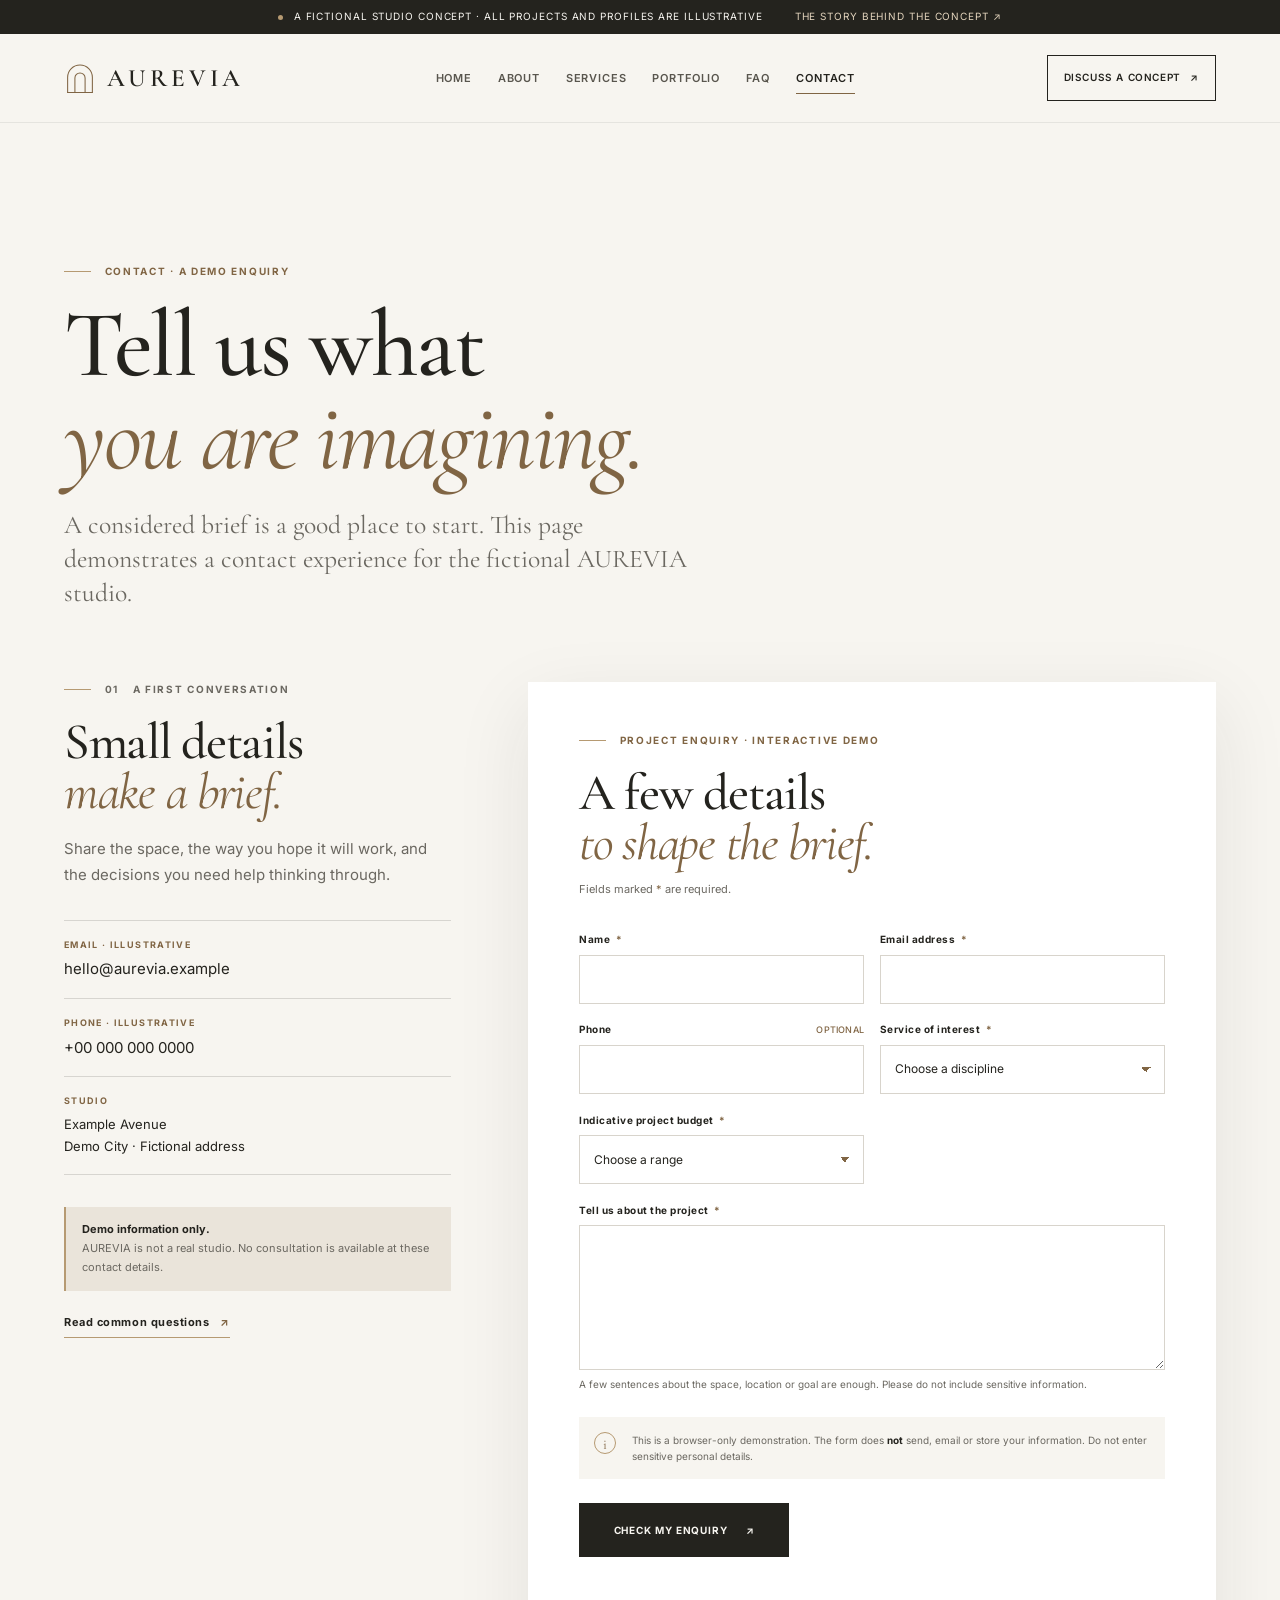
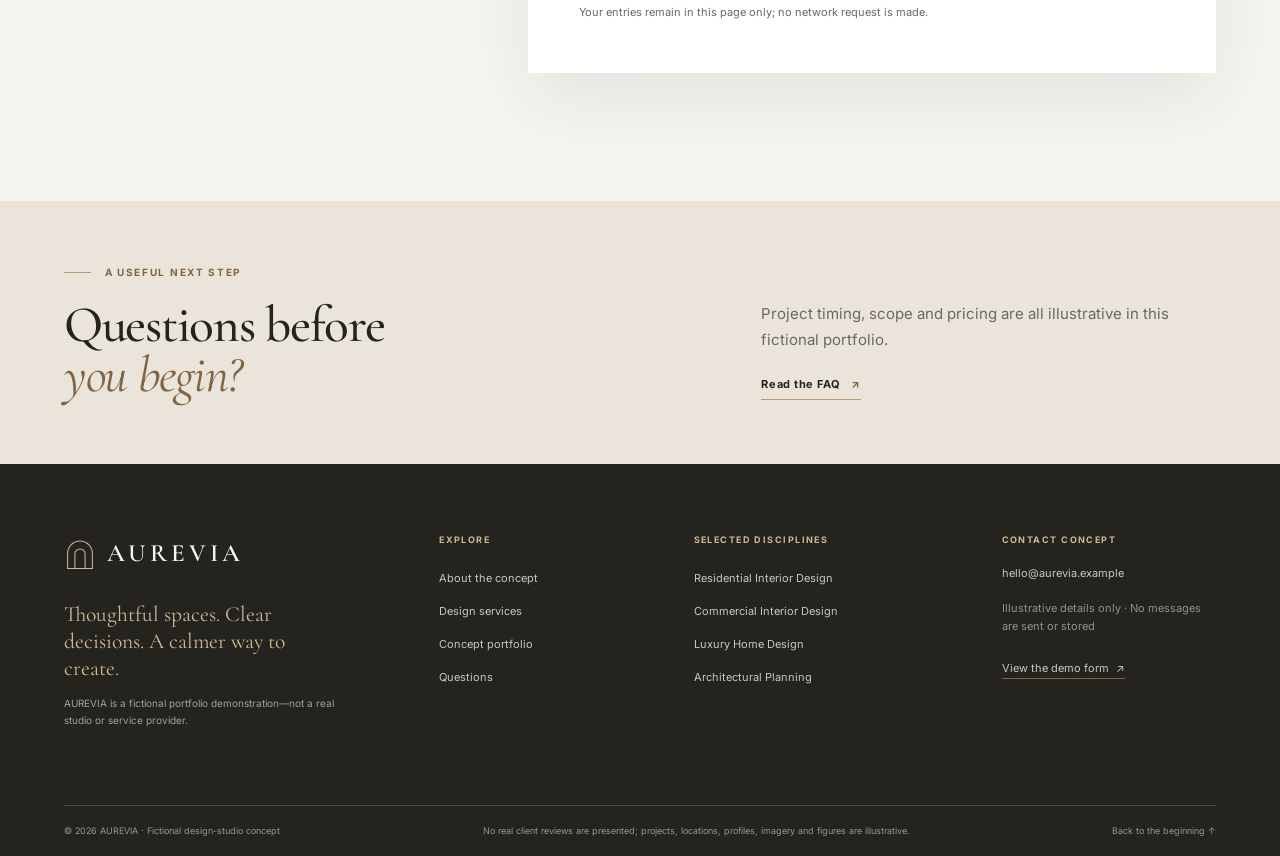
<file: contact.html>
<!doctype html>
<html lang="en">
<head>
  <meta charset="utf-8">
  <meta name="viewport" content="width=device-width, initial-scale=1">
  <meta name="theme-color" content="#f7f5f0">
  <link rel="icon" type="image/svg+xml" href="favicon.svg">
  <meta name="keywords" content="interior design, architecture, luxury interiors, space planning, AUREVIA portfolio demo">
  <meta name="description" content="Explore AUREVIA&#x27;s accessible project enquiry form. This fictional portfolio demo validates in the browser and does not send or store personal information.">
  <meta name="robots" content="index,follow,max-image-preview:large">
  <title>Contact AUREVIA — Interactive Demo Form</title>
  <link rel="canonical" href="https://sksakin031-byte.github.io/AUREVIA/contact.html">
  <meta property="og:type" content="website">
  <meta property="og:site_name" content="AUREVIA">
  <meta property="og:title" content="Contact AUREVIA — Interactive Demo Form">
  <meta property="og:description" content="Explore AUREVIA&#x27;s accessible project enquiry form. This fictional portfolio demo validates in the browser and does not send or store personal information.">
  <meta property="og:url" content="https://sksakin031-byte.github.io/AUREVIA/contact.html">
  <meta property="og:image" content="https://aurevia-hoajclxw.manus.space/manus-storage/async-images/ZBsbReBGLxy5SdeJqJGqSG/image-2.webp">
  <meta property="og:image:alt" content="AI-generated fictional architectural concept visual for AUREVIA">
  <meta name="twitter:card" content="summary_large_image">
  <meta name="twitter:title" content="Contact AUREVIA — Interactive Demo Form">
  <meta name="twitter:description" content="Explore AUREVIA&#x27;s accessible project enquiry form. This fictional portfolio demo validates in the browser and does not send or store personal information.">
  <meta name="twitter:image" content="https://aurevia-hoajclxw.manus.space/manus-storage/async-images/ZBsbReBGLxy5SdeJqJGqSG/image-2.webp">
  <link rel="preconnect" href="https://fonts.googleapis.com">
  <link rel="preconnect" href="https://fonts.gstatic.com" crossorigin>
  <link href="https://fonts.googleapis.com/css2?family=Cormorant+Garamond:wght@400;500;600;700&family=Inter:wght@400;500;600;700&display=swap" rel="stylesheet">
  <link rel="stylesheet" href="css/style.css">
  <script type="application/ld+json">{"@context":"https://schema.org","@type":"Organization","name":"AUREVIA (fictional portfolio demo)","url":"https://sksakin031-byte.github.io/AUREVIA/contact.html","description":"A fictional interior design and architecture portfolio concept. Not a real business or service provider."}</script>
  <script src="js/main.js" defer></script>
</head>
<body class="page-contact">
  <a class="skip-link" href="#main-content">Skip to content</a>
    <div class="announcement" role="note">
      <p><span class="announcement-dot" aria-hidden="true"></span> A fictional studio concept · All projects and profiles are illustrative</p>
      <a href="./about.html">The story behind the concept <span aria-hidden="true">↗</span></a>
    </div>
    <header class="site-header">
      <div class="header-inner">
        <a class="brand" href="./index.html" aria-label="AUREVIA home">
      <svg class="brand-mark" viewBox="0 0 44 48" aria-hidden="true" focusable="false">
        <path d="M5 44V23a17 17 0 0 1 34 0v21" />
        <path d="M15 44V24a7 7 0 0 1 14 0v20" />
        <path d="M5 44h34" />
      </svg>
      <span class="brand-word">AUREVIA</span>
    </a>
        <button class="menu-toggle" type="button" aria-label="Open navigation" aria-expanded="false" aria-controls="primary-nav">
          <span></span><span></span>
        </button>
        <nav class="primary-nav" id="primary-nav" aria-label="Primary navigation">
          <a href="./index.html">Home</a><a href="./about.html">About</a><a href="./services.html">Services</a><a href="./portfolio.html">Portfolio</a><a href="./faq.html">FAQ</a><a href="./contact.html" aria-current="page">Contact</a>
        </nav>
        <a class="header-cta" href="./contact.html#contact-form">Discuss a concept <span aria-hidden="true">↗</span></a>
      </div>
    </header>
  <main id="main-content">
    <section class="page-hero page-hero--compact wrap" aria-labelledby="page-title">
      <p class="eyebrow"><span>Contact · A demo enquiry</span></p>
      <h1 id="page-title">Tell us what<br><em>you are imagining.</em></h1>
      <p class="page-hero-copy">A considered brief is a good place to start. This page demonstrates a contact experience for the fictional AUREVIA studio.</p>
    </section>
    <section class="section contact-section wrap" aria-labelledby="contact-form-title">
      <aside class="contact-aside" data-reveal>
        <p class="eyebrow"><span class="eyebrow-number">01</span><span>A first conversation</span></p>
        <h2>Small details<br><em>make a brief.</em></h2>
        <p>Share the space, the way you hope it will work, and the decisions you need help thinking through.</p>
        <div class="contact-details">
          <div><span class="contact-label">Email · illustrative</span><span>hello@aurevia.example</span></div>
          <div><span class="contact-label">Phone · illustrative</span><span>+00 000 000 0000</span></div>
          <div><span class="contact-label">Studio</span><address>Example Avenue<br>Demo City · Fictional address</address></div>
        </div>
        <p class="contact-demo-note"><strong>Demo information only.</strong> AUREVIA is not a real studio. No consultation is available at these contact details.</p>
        <a class="text-link" href="./faq.html">Read common questions <span aria-hidden="true">↗</span></a>
      </aside>
      <div class="contact-form-wrap" data-reveal>
        <section class="contact-form" id="contact-form" role="form" aria-labelledby="contact-form-title">
          <div class="form-heading"><p class="eyebrow">Project enquiry · Interactive demo</p><h2 id="contact-form-title">A few details<br><em>to shape the brief.</em></h2><p>Fields marked <span aria-hidden="true">*</span> are required.</p></div>
          <div class="form-grid">
            <div class="form-field">
              <label for="name">Name <span aria-hidden="true">*</span></label>
              <input id="name" name="name" type="text" autocomplete="name" minlength="2" maxlength="100" required aria-describedby="error-name">
              <p class="field-error" id="error-name" hidden></p>
            </div>
            <div class="form-field">
              <label for="email">Email address <span aria-hidden="true">*</span></label>
              <input id="email" name="email" type="email" autocomplete="email" maxlength="254" required aria-describedby="error-email">
              <p class="field-error" id="error-email" hidden></p>
            </div>
            <div class="form-field">
              <label for="phone">Phone <span class="label-optional">Optional</span></label>
              <input id="phone" name="phone" type="tel" autocomplete="tel" maxlength="32" aria-describedby="error-phone">
              <p class="field-error" id="error-phone" hidden></p>
            </div>
            <div class="form-field">
              <label for="service">Service of interest <span aria-hidden="true">*</span></label>
              <select id="service" name="service" required aria-describedby="error-service">
                <option value="" selected disabled>Choose a discipline</option><option value="Residential Interior Design">Residential Interior Design</option><option value="Commercial Interior Design">Commercial Interior Design</option><option value="Luxury Home Design">Luxury Home Design</option><option value="Architectural Planning">Architectural Planning</option><option value="Space Planning">Space Planning</option><option value="Furniture &amp; Material Selection">Furniture &amp; Material Selection</option><option value="3D Visualization &amp; Rendering">3D Visualization &amp; Rendering</option><option value="Complete Design Consultation">Complete Design Consultation</option><option value="Still shaping the brief">Still shaping the brief</option>
              </select>
              <p class="field-error" id="error-service" hidden></p>
            </div>
            <div class="form-field">
              <label for="budget">Indicative project budget <span aria-hidden="true">*</span></label>
              <select id="budget" name="budget" required aria-describedby="error-budget">
                <option value="" selected disabled>Choose a range</option>
                <option value="Under $25,000">Under $25,000</option>
                <option value="$25,000–$50,000">$25,000–$50,000</option>
                <option value="$50,000–$100,000">$50,000–$100,000</option>
                <option value="$100,000+">$100,000+</option>
                <option value="Not decided">Not decided yet</option>
              </select>
              <p class="field-error" id="error-budget" hidden></p>
            </div>
            <div class="form-field form-field--full">
              <label for="message">Tell us about the project <span aria-hidden="true">*</span></label>
              <textarea id="message" name="message" rows="5" minlength="10" maxlength="2000" required aria-describedby="error-message message-hint"></textarea>
              <p class="field-hint" id="message-hint">A few sentences about the space, location or goal are enough. Please do not include sensitive information.</p>
              <p class="field-error" id="error-message" hidden></p>
            </div>
          </div>
          <div class="form-consent" role="note"><span class="form-consent-icon" aria-hidden="true">i</span><p>This is a browser-only demonstration. The form does <strong>not</strong> send, email or store your information. Do not enter sensitive personal details.</p></div>
          <button class="button button--dark form-submit" id="validate-enquiry" type="button">Check my enquiry <span aria-hidden="true">↗</span></button>
          <p class="form-status" id="form-status" role="status" aria-live="polite" tabindex="-1"></p>
          <noscript><p class="small-note">JavaScript is off, so validation is unavailable. Your entries are not sent or stored.</p></noscript>
          <p class="small-note">Your entries remain in this page only; no network request is made.</p>
        </section>
      </div>
    </section>
    <section class="contact-faq section--soft" aria-labelledby="contact-faq-title"><div class="wrap contact-faq-inner"><div><p class="eyebrow"><span>A useful next step</span></p><h2 id="contact-faq-title">Questions before<br><em>you begin?</em></h2></div><div><p>Project timing, scope and pricing are all illustrative in this fictional portfolio.</p><a class="text-link" href="./faq.html">Read the FAQ <span aria-hidden="true">↗</span></a></div></div></section>
  </main>
  <footer class="site-footer">
      <div class="footer-main wrap">
        <div class="footer-brand-block">
          <a class="brand" href="./index.html" aria-label="AUREVIA home">
      <svg class="brand-mark" viewBox="0 0 44 48" aria-hidden="true" focusable="false">
        <path d="M5 44V23a17 17 0 0 1 34 0v21" />
        <path d="M15 44V24a7 7 0 0 1 14 0v20" />
        <path d="M5 44h34" />
      </svg>
      <span class="brand-word">AUREVIA</span>
    </a>
          <p class="footer-manifesto">Thoughtful spaces. Clear decisions. A calmer way to create.</p>
          <p class="footer-demo">AUREVIA is a fictional portfolio demonstration—not a real studio or service provider.</p>
        </div>
        <div class="footer-column">
          <h2>Explore</h2>
          <ul>
            <li><a href="./about.html">About the concept</a></li>
            <li><a href="./services.html">Design services</a></li>
            <li><a href="./portfolio.html">Concept portfolio</a></li>
            <li><a href="./faq.html">Questions</a></li>
          </ul>
        </div>
        <div class="footer-column">
          <h2>Selected disciplines</h2>
          <ul><li><a href="./services.html#residential-interior-design">Residential Interior Design</a></li><li><a href="./services.html#commercial-interior-design">Commercial Interior Design</a></li><li><a href="./services.html#luxury-home-design">Luxury Home Design</a></li><li><a href="./services.html#architectural-planning">Architectural Planning</a></li></ul>
        </div>
        <div class="footer-column footer-contact">
          <h2>Contact concept</h2>
          <p>hello@aurevia.example</p>
          <p class="small-note">Illustrative details only · No messages are sent or stored</p>
          <a class="footer-text-link" href="./contact.html">View the demo form <span aria-hidden="true">↗</span></a>
        </div>
      </div>
      <div class="footer-bottom wrap">
        <p>© <span data-year>2026</span> AUREVIA · Fictional design-studio concept</p>
        <p>No real client reviews are presented; projects, locations, profiles, imagery and figures are illustrative.</p>
        <a href="./index.html">Back to the beginning ↑</a>
      </div>
    </footer>
    <button class="back-to-top" type="button" id="back-to-top" aria-label="Back to top">↑<span>Top</span></button>
</body>
</html>
</file>
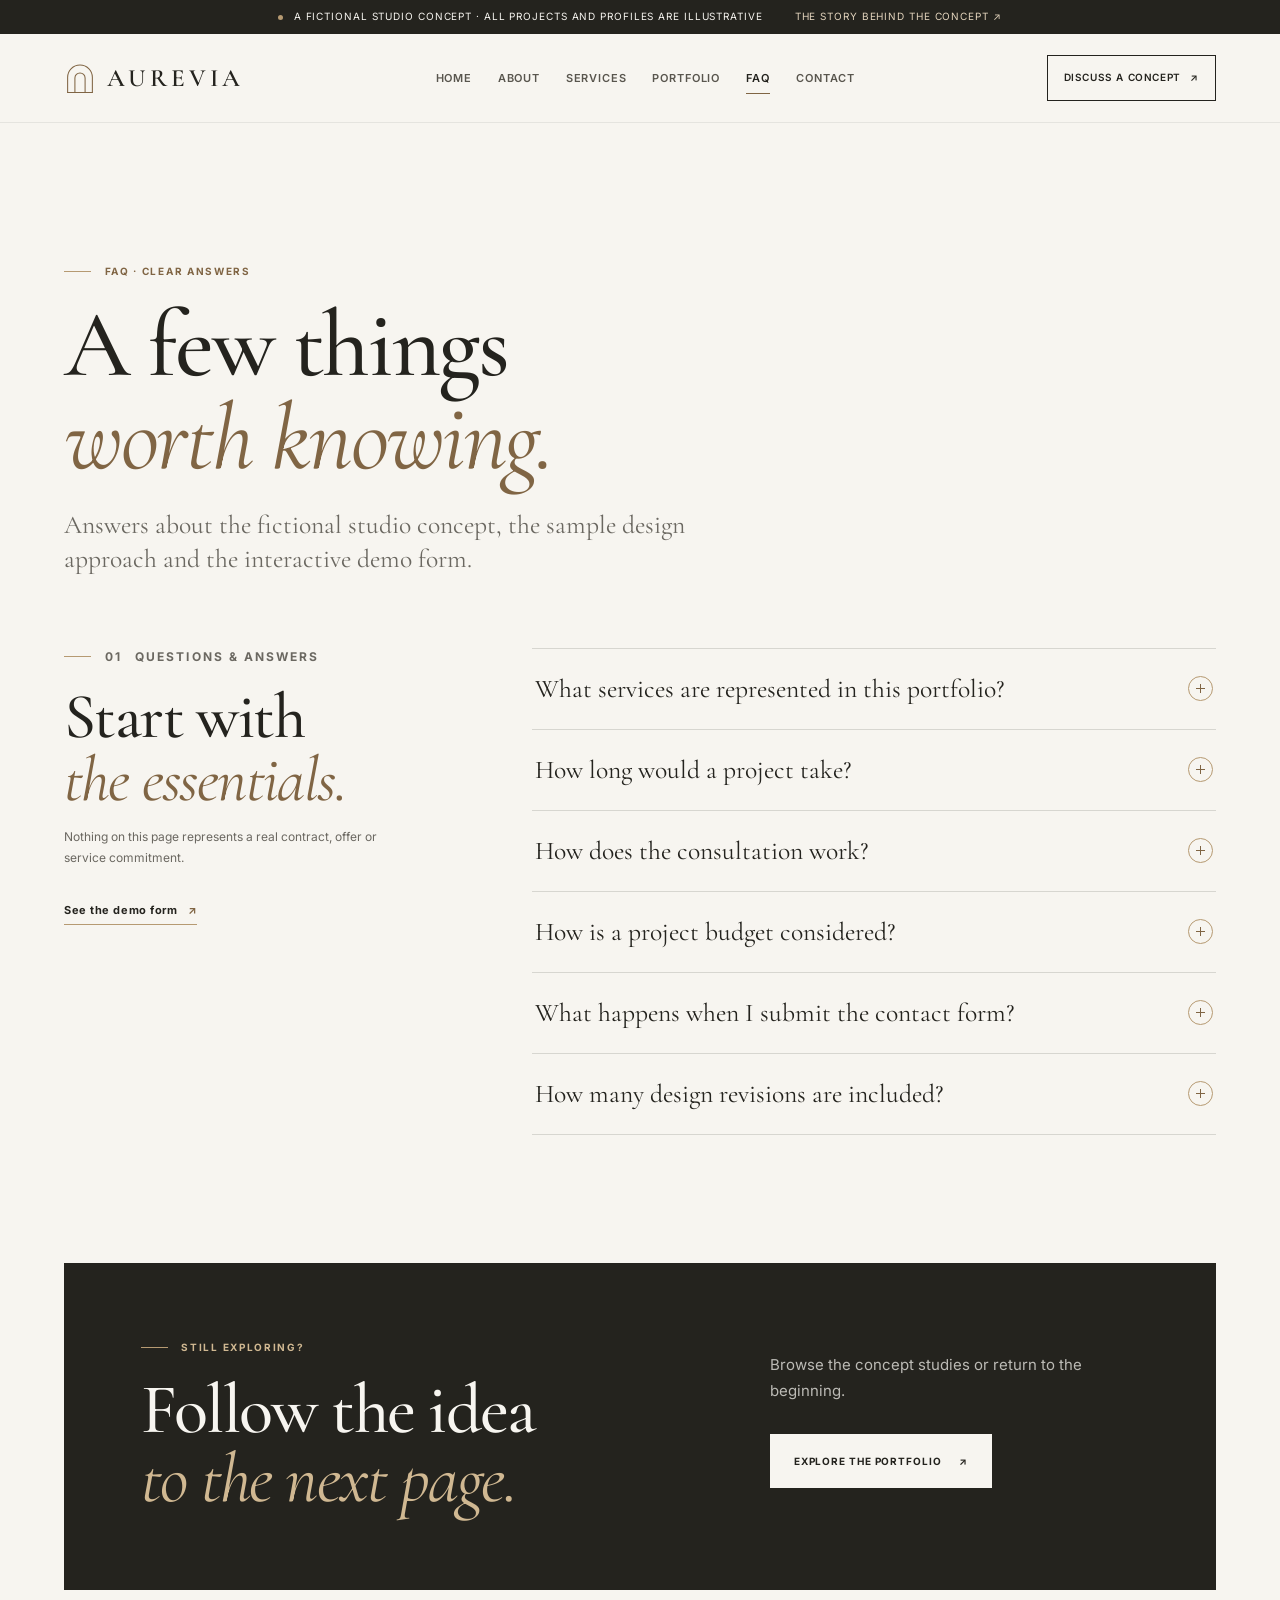
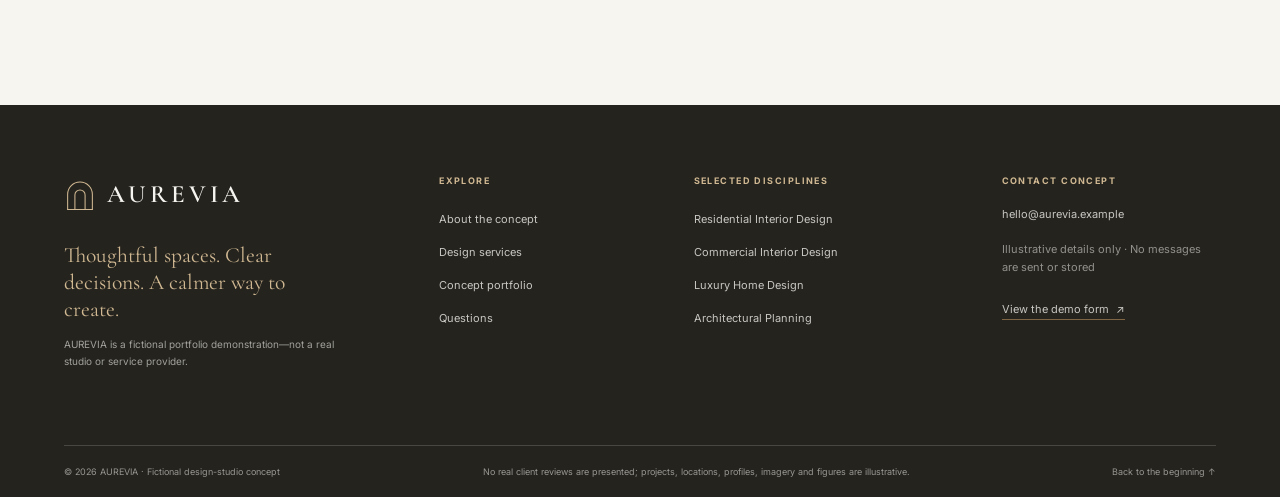
<file: faq.html>
<!doctype html>
<html lang="en">
<head>
  <meta charset="utf-8">
  <meta name="viewport" content="width=device-width, initial-scale=1">
  <meta name="theme-color" content="#f7f5f0">
  <link rel="icon" type="image/svg+xml" href="favicon.svg">
  <meta name="keywords" content="interior design, architecture, luxury interiors, space planning, AUREVIA portfolio demo">
  <meta name="description" content="Answers about AUREVIA&#x27;s fictional portfolio, sample services, project timelines, budget fields and browser-only contact form.">
  <meta name="robots" content="index,follow,max-image-preview:large">
  <title>FAQ — AUREVIA Design Portfolio Demo</title>
  <link rel="canonical" href="https://sksakin031-byte.github.io/AUREVIA/faq.html">
  <meta property="og:type" content="website">
  <meta property="og:site_name" content="AUREVIA">
  <meta property="og:title" content="FAQ — AUREVIA Design Portfolio Demo">
  <meta property="og:description" content="Answers about AUREVIA&#x27;s fictional portfolio, sample services, project timelines, budget fields and browser-only contact form.">
  <meta property="og:url" content="https://sksakin031-byte.github.io/AUREVIA/faq.html">
  <meta property="og:image" content="https://aurevia-hoajclxw.manus.space/manus-storage/async-images/ZBsbReBGLxy5SdeJqJGqSG/image-2.webp">
  <meta property="og:image:alt" content="AI-generated fictional architectural concept visual for AUREVIA">
  <meta name="twitter:card" content="summary_large_image">
  <meta name="twitter:title" content="FAQ — AUREVIA Design Portfolio Demo">
  <meta name="twitter:description" content="Answers about AUREVIA&#x27;s fictional portfolio, sample services, project timelines, budget fields and browser-only contact form.">
  <meta name="twitter:image" content="https://aurevia-hoajclxw.manus.space/manus-storage/async-images/ZBsbReBGLxy5SdeJqJGqSG/image-2.webp">
  <link rel="preconnect" href="https://fonts.googleapis.com">
  <link rel="preconnect" href="https://fonts.gstatic.com" crossorigin>
  <link href="https://fonts.googleapis.com/css2?family=Cormorant+Garamond:wght@400;500;600;700&family=Inter:wght@400;500;600;700&display=swap" rel="stylesheet">
  <link rel="stylesheet" href="css/style.css">
  <script type="application/ld+json">{"@context":"https://schema.org","@type":"Organization","name":"AUREVIA (fictional portfolio demo)","url":"https://sksakin031-byte.github.io/AUREVIA/faq.html","description":"A fictional interior design and architecture portfolio concept. Not a real business or service provider."}</script>
  <script src="js/main.js" defer></script>
</head>
<body class="page-faq">
  <a class="skip-link" href="#main-content">Skip to content</a>
    <div class="announcement" role="note">
      <p><span class="announcement-dot" aria-hidden="true"></span> A fictional studio concept · All projects and profiles are illustrative</p>
      <a href="./about.html">The story behind the concept <span aria-hidden="true">↗</span></a>
    </div>
    <header class="site-header">
      <div class="header-inner">
        <a class="brand" href="./index.html" aria-label="AUREVIA home">
      <svg class="brand-mark" viewBox="0 0 44 48" aria-hidden="true" focusable="false">
        <path d="M5 44V23a17 17 0 0 1 34 0v21" />
        <path d="M15 44V24a7 7 0 0 1 14 0v20" />
        <path d="M5 44h34" />
      </svg>
      <span class="brand-word">AUREVIA</span>
    </a>
        <button class="menu-toggle" type="button" aria-label="Open navigation" aria-expanded="false" aria-controls="primary-nav">
          <span></span><span></span>
        </button>
        <nav class="primary-nav" id="primary-nav" aria-label="Primary navigation">
          <a href="./index.html">Home</a><a href="./about.html">About</a><a href="./services.html">Services</a><a href="./portfolio.html">Portfolio</a><a href="./faq.html" aria-current="page">FAQ</a><a href="./contact.html">Contact</a>
        </nav>
        <a class="header-cta" href="./contact.html#contact-form">Discuss a concept <span aria-hidden="true">↗</span></a>
      </div>
    </header>
  <main id="main-content">
    <section class="page-hero page-hero--compact wrap" aria-labelledby="page-title">
      <p class="eyebrow"><span>FAQ · Clear answers</span></p>
      <h1 id="page-title">A few things<br><em>worth knowing.</em></h1>
      <p class="page-hero-copy">Answers about the fictional studio concept, the sample design approach and the interactive demo form.</p>
    </section>
    <section class="section faq-section wrap" aria-labelledby="faq-list-title">
      <div class="faq-sidebar"><p class="eyebrow"><span class="eyebrow-number">01</span><span>Questions &amp; answers</span></p><h2 id="faq-list-title">Start with<br><em>the essentials.</em></h2><p>Nothing on this page represents a real contract, offer or service commitment.</p><a class="text-link" href="./contact.html#contact-form">See the demo form <span aria-hidden="true">↗</span></a></div>
      <div class="faq-list"><details class="faq-item" name="aurevia-faq" data-reveal>
          <summary><span>What services are represented in this portfolio?</span><span class="faq-toggle" aria-hidden="true"></span></summary>
          <div class="faq-answer"><p>The fictional AUREVIA concept covers residential and commercial interiors, luxury homes, architectural planning, space planning, furniture and material selection, 3D visualization, and consultation. No real design service is being offered through this demo.</p></div>
        </details><details class="faq-item" name="aurevia-faq" data-reveal>
          <summary><span>How long would a project take?</span><span class="faq-toggle" aria-hidden="true"></span></summary>
          <div class="faq-answer"><p>A real schedule depends on the brief, approvals and delivery scope. This fictional portfolio cannot promise a project timeline; any example timings elsewhere on the site are illustrative only.</p></div>
        </details><details class="faq-item" name="aurevia-faq" data-reveal>
          <summary><span>How does the consultation work?</span><span class="faq-toggle" aria-hidden="true"></span></summary>
          <div class="faq-answer"><p>The consultation page is a demonstration of a possible enquiry journey. AUREVIA is not a real studio, so no consultation can be booked here.</p></div>
        </details><details class="faq-item" name="aurevia-faq" data-reveal>
          <summary><span>How is a project budget considered?</span><span class="faq-toggle" aria-hidden="true"></span></summary>
          <div class="faq-answer"><p>The demo form includes budget ranges to show how an enquiry might be structured. They are not a price list, quote, or minimum project value.</p></div>
        </details><details class="faq-item" name="aurevia-faq" data-reveal>
          <summary><span>What happens when I submit the contact form?</span><span class="faq-toggle" aria-hidden="true"></span></summary>
          <div class="faq-answer"><p>The form validates entries in your browser only. It does not send or store your name, email, phone number, or project details.</p></div>
        </details><details class="faq-item" name="aurevia-faq" data-reveal>
          <summary><span>How many design revisions are included?</span><span class="faq-toggle" aria-hidden="true"></span></summary>
          <div class="faq-answer"><p>There is no live contract or revision policy for this fictional demo. A real project would define its review stages and scope in a written agreement.</p></div>
        </details></div>
    </section>
    <section class="closing-panel wrap" aria-labelledby="faq-cta-title"><div class="closing-panel-inner" data-reveal><div><p class="eyebrow"><span>Still exploring?</span></p><h2 id="faq-cta-title">Follow the idea<br><em>to the next page.</em></h2></div><div class="closing-panel-aside"><p>Browse the concept studies or return to the beginning.</p><a class="button button--light" href="./portfolio.html">Explore the portfolio <span aria-hidden="true">↗</span></a></div></div></section>
  </main>
  <footer class="site-footer">
      <div class="footer-main wrap">
        <div class="footer-brand-block">
          <a class="brand" href="./index.html" aria-label="AUREVIA home">
      <svg class="brand-mark" viewBox="0 0 44 48" aria-hidden="true" focusable="false">
        <path d="M5 44V23a17 17 0 0 1 34 0v21" />
        <path d="M15 44V24a7 7 0 0 1 14 0v20" />
        <path d="M5 44h34" />
      </svg>
      <span class="brand-word">AUREVIA</span>
    </a>
          <p class="footer-manifesto">Thoughtful spaces. Clear decisions. A calmer way to create.</p>
          <p class="footer-demo">AUREVIA is a fictional portfolio demonstration—not a real studio or service provider.</p>
        </div>
        <div class="footer-column">
          <h2>Explore</h2>
          <ul>
            <li><a href="./about.html">About the concept</a></li>
            <li><a href="./services.html">Design services</a></li>
            <li><a href="./portfolio.html">Concept portfolio</a></li>
            <li><a href="./faq.html">Questions</a></li>
          </ul>
        </div>
        <div class="footer-column">
          <h2>Selected disciplines</h2>
          <ul><li><a href="./services.html#residential-interior-design">Residential Interior Design</a></li><li><a href="./services.html#commercial-interior-design">Commercial Interior Design</a></li><li><a href="./services.html#luxury-home-design">Luxury Home Design</a></li><li><a href="./services.html#architectural-planning">Architectural Planning</a></li></ul>
        </div>
        <div class="footer-column footer-contact">
          <h2>Contact concept</h2>
          <p>hello@aurevia.example</p>
          <p class="small-note">Illustrative details only · No messages are sent or stored</p>
          <a class="footer-text-link" href="./contact.html">View the demo form <span aria-hidden="true">↗</span></a>
        </div>
      </div>
      <div class="footer-bottom wrap">
        <p>© <span data-year>2026</span> AUREVIA · Fictional design-studio concept</p>
        <p>No real client reviews are presented; projects, locations, profiles, imagery and figures are illustrative.</p>
        <a href="./index.html">Back to the beginning ↑</a>
      </div>
    </footer>
    <button class="back-to-top" type="button" id="back-to-top" aria-label="Back to top">↑<span>Top</span></button>
</body>
</html>
</file>
<file: css/style.css>
:root {
  --ivory: #f7f5f0;
  --white: #ffffff;
  --charcoal: #24231e;
  --charcoal-soft: #34322d;
  --beige: #eae4da;
  --beige-deep: #d8c8b5;
  --gold: #b69a72;
  --gold-dark: #806544;
  --ink-muted: #6b6861;
  --line: rgba(36, 35, 30, .15);
  --serif: 'Cormorant Garamond', Georgia, serif;
  --sans: 'Inter', Arial, sans-serif;
  --wrap: min(90vw, 1320px);
  --shadow-soft: 0 24px 72px rgba(36, 35, 30, .09);
}

*, *::before, *::after { box-sizing: border-box; }
html { scroll-behavior: smooth; scroll-padding-top: 112px; background: var(--ivory); }
body { margin: 0; color: var(--charcoal); background: var(--ivory); font-family: var(--sans); font-size: 15px; line-height: 1.72; -webkit-font-smoothing: antialiased; }
body, button, input, select, textarea { font-family: var(--sans); }
img { display: block; max-width: 100%; }
figure { margin: 0; }
a { color: inherit; text-decoration: none; }
button { color: inherit; }
button, input, select, textarea { font-size: inherit; }
p { margin: 0 0 1.1rem; }
ul, ol { padding-left: 1.25rem; }
::selection { color: var(--white); background: var(--gold-dark); }
:focus-visible { outline: 3px solid var(--gold-dark); outline-offset: 4px; }
.wrap { width: var(--wrap); margin-inline: auto; }

.skip-link { position: absolute; z-index: 500; top: .65rem; left: .65rem; padding: .75rem 1rem; transform: translateY(-160%); color: var(--white); background: var(--charcoal); }
.skip-link:focus { transform: translateY(0); }
.announcement { display: flex; min-height: 34px; align-items: center; justify-content: center; gap: 2rem; padding: .25rem 1rem; color: var(--ivory); background: var(--charcoal); font-size: 10px; letter-spacing: .09em; text-transform: uppercase; }
.announcement p { display: flex; align-items: center; gap: .65rem; margin: 0; }
.announcement a { color: #e3d4bd; white-space: nowrap; }
.announcement-dot { width: 5px; height: 5px; border-radius: 50%; background: var(--gold); }
.site-header { position: sticky; z-index: 100; top: 0; border-bottom: 1px solid rgba(36,35,30,.08); background: rgba(247,245,240,.96); backdrop-filter: blur(14px); }
.header-inner { display: flex; width: var(--wrap); min-height: 88px; align-items: center; justify-content: space-between; gap: 2rem; margin-inline: auto; }
.brand { display: inline-flex; flex: 0 0 auto; align-items: center; gap: .7rem; }
.brand-mark { width: 32px; height: 36px; overflow: visible; fill: none; stroke: var(--gold-dark); stroke-linecap: round; stroke-linejoin: round; stroke-width: 1.45; }
.brand-word { font-family: var(--serif); font-size: 25px; font-weight: 600; letter-spacing: .16em; line-height: 1; }
.primary-nav { display: flex; align-items: center; gap: clamp(1rem, 2vw, 2rem); }
.primary-nav a { position: relative; padding: .5rem 0; color: #59564e; font-size: 11px; font-weight: 600; letter-spacing: .08em; text-transform: uppercase; transition: color .25s ease; }
.primary-nav a::after { position: absolute; right: 0; bottom: .12rem; left: 0; height: 1px; transform: scaleX(0); transform-origin: left; background: var(--gold-dark); content: ''; transition: transform .25s ease; }
.primary-nav a:hover, .primary-nav a[aria-current="page"] { color: var(--charcoal); }
.primary-nav a:hover::after, .primary-nav a[aria-current="page"]::after { transform: scaleX(1); }
.header-cta { display: inline-flex; flex: 0 0 auto; align-items: center; gap: .6rem; padding: .85rem 1rem; border: 1px solid var(--charcoal); color: var(--charcoal); font-size: 10px; font-weight: 600; letter-spacing: .06em; text-transform: uppercase; transition: color .2s ease, background .2s ease; }
.header-cta:hover { color: var(--ivory); background: var(--charcoal); }
.menu-toggle { display: none; width: 42px; height: 42px; align-items: center; justify-content: center; flex-direction: column; gap: 6px; border: 1px solid var(--line); background: transparent; cursor: pointer; }
.menu-toggle span { width: 18px; height: 1px; background: var(--charcoal); transition: transform .2s ease; }
.menu-toggle[aria-expanded="true"] span:first-child { transform: translateY(3.5px) rotate(45deg); }
.menu-toggle[aria-expanded="true"] span:last-child { transform: translateY(-3.5px) rotate(-45deg); }

h1, h2, h3, h4 { margin: 0; font-family: var(--serif); font-weight: 500; letter-spacing: -.025em; line-height: .98; }
h1 { font-size: clamp(3.4rem, 7.4vw, 7.2rem); }
h2 { font-size: clamp(2.7rem, 5vw, 5rem); }
h3 { font-size: clamp(1.7rem, 2.5vw, 2.45rem); }
h1 em, h2 em, h3 em { color: var(--gold-dark); font-weight: 400; }
.eyebrow { display: flex; align-items: center; gap: .85rem; margin: 0 0 1.25rem; color: var(--gold-dark); font-size: 10px; font-weight: 700; letter-spacing: .17em; line-height: 1.5; text-transform: uppercase; }
.eyebrow::before { width: 27px; height: 1px; flex: 0 0 27px; background: var(--gold); content: ''; }
.eyebrow-number { color: var(--ink-muted); }
.lead { max-width: 620px; color: var(--charcoal-soft); font-family: var(--serif); font-size: clamp(1.45rem, 2.2vw, 2rem); line-height: 1.28; }
.small-note { color: var(--ink-muted); font-size: 11px; line-height: 1.6; }
.section { padding-block: clamp(5.5rem, 10vw, 9rem); }
.section--soft { background: var(--beige); }
.section--charcoal { color: var(--ivory); background: var(--charcoal); }
.section--charcoal .eyebrow { color: #d0b892; }
.section--charcoal h2 em { color: #d0b892; }
.section-heading { margin-bottom: 3.2rem; }
.section-heading--split { display: grid; grid-template-columns: 1.1fr .7fr; align-items: end; gap: 3rem; }
.section-heading--split h2 { max-width: 720px; }
.section-heading-aside { max-width: 430px; justify-self: end; color: var(--ink-muted); }
.section-heading-aside p { margin-bottom: 1.3rem; }
.section-heading--light .section-heading-aside { color: rgba(247,245,240,.68); }
.button-row { display: flex; flex-wrap: wrap; align-items: center; gap: .8rem; }
.button { display: inline-flex; min-height: 54px; align-items: center; justify-content: center; gap: 1.1rem; padding: .95rem 1.4rem; border: 1px solid transparent; font-size: 10px; font-weight: 700; letter-spacing: .09em; line-height: 1.25; text-align: center; text-transform: uppercase; transition: transform .2s ease, color .2s ease, background .2s ease, border-color .2s ease; }
.button:hover { transform: translateY(-2px); }
.button--dark { color: var(--ivory); background: var(--charcoal); }
.button--dark:hover { background: var(--gold-dark); }
.button--outline { border-color: rgba(36,35,30,.65); color: var(--charcoal); background: rgba(247,245,240,.4); }
.button--outline:hover { border-color: var(--charcoal); background: rgba(255,255,255,.8); }
.button--outline-dark { border-color: var(--charcoal); color: var(--charcoal); background: transparent; }
.button--outline-dark:hover { color: var(--ivory); background: var(--charcoal); }
.button--light { color: var(--charcoal); background: var(--ivory); }
.button--light:hover { color: var(--ivory); background: var(--gold-dark); }
.text-link { display: inline-flex; align-items: center; gap: .65rem; padding: .3rem 0; border-bottom: 1px solid var(--gold); color: var(--charcoal); font-size: 11px; font-weight: 700; letter-spacing: .05em; }
.text-link span { color: var(--gold-dark); transition: transform .2s ease; }
.text-link:hover span { transform: translate(3px, -3px); }
.text-link--small { font-size: 10px; }

.home-hero { position: relative; display: flex; min-height: min(730px, calc(100svh - 122px)); align-items: center; overflow: hidden; background: var(--beige); }
.home-hero-media, .home-hero-shade { position: absolute; inset: 0; }
.home-hero-image { width: 100%; height: 100%; object-fit: cover; object-position: center; }
.home-hero-shade { background: linear-gradient(90deg, rgba(247,245,240,.97) 0%, rgba(247,245,240,.89) 28%, rgba(247,245,240,.53) 48%, rgba(36,35,30,.08) 82%); }
.home-hero-content { position: relative; z-index: 1; padding-block: 7rem 8rem; }
.home-hero h1 { max-width: 860px; color: var(--charcoal); }
.home-hero h1 em { color: #69563e; }
.hero-copy { max-width: 540px; margin: 1.5rem 0 2rem; color: #504d46; font-size: 15px; }
.hero-disclosure { margin: 1.3rem 0 0; color: #58554d; font-size: 10px; letter-spacing: .03em; }
.hero-scroll { position: absolute; z-index: 2; right: 5vw; bottom: 2rem; display: flex; align-items: center; gap: 1rem; color: var(--charcoal); font-size: 9px; font-weight: 600; letter-spacing: .15em; text-transform: uppercase; }
.hero-scroll i { position: relative; width: 42px; height: 1px; background: var(--gold-dark); }
.hero-scroll i::after { position: absolute; top: -3px; right: 0; width: 7px; height: 7px; transform: rotate(45deg); border-top: 1px solid var(--gold-dark); border-right: 1px solid var(--gold-dark); content: ''; }

.section-intro { display: grid; grid-template-columns: 1fr .9fr; align-items: center; gap: clamp(3rem, 8vw, 8rem); }
.intro-copy h2 { margin-bottom: 1.7rem; }
.intro-copy > p:not(.eyebrow) { max-width: 560px; color: var(--ink-muted); }
.intro-copy .lead { color: var(--charcoal-soft); }
.intro-copy .text-link { margin-top: .9rem; }
.intro-visual { position: relative; padding: 0 0 1.6rem 1.6rem; }
.image-frame { overflow: hidden; background: var(--beige); }
.image-frame img { width: 100%; height: 100%; aspect-ratio: 4 / 3; object-fit: cover; transition: transform .65s cubic-bezier(.2,.7,.2,1); }
.image-frame:hover img { transform: scale(1.025); }
.image-frame figcaption { padding: .7rem .85rem; color: var(--ink-muted); background: var(--white); font-size: 9px; letter-spacing: .08em; text-transform: uppercase; }
.image-frame--offset { box-shadow: var(--shadow-soft); }
.intro-visual::before { position: absolute; z-index: -1; right: 0; bottom: 0; width: 62%; height: 45%; background: var(--beige); content: ''; }
.image-note { position: absolute; right: .4rem; bottom: -.2rem; color: var(--ink-muted); font-family: var(--serif); font-size: 17px; font-style: italic; }

.discipline-grid { display: grid; grid-template-columns: repeat(3, 1fr); border-top: 1px solid var(--line); border-left: 1px solid var(--line); }
.discipline-card { min-height: 255px; padding: 1.6rem 1.7rem; border-right: 1px solid var(--line); border-bottom: 1px solid var(--line); }
.discipline-number { display: block; margin-bottom: 2rem; color: var(--gold-dark); font-size: 10px; font-weight: 700; letter-spacing: .15em; }
.discipline-card h3 { margin-bottom: .75rem; font-size: clamp(1.6rem, 2vw, 2rem); }
.discipline-card p { max-width: 370px; color: var(--ink-muted); font-size: 13px; }
.discipline-card .text-link { margin-top: .3rem; }

.project-grid { display: grid; grid-template-columns: repeat(3, minmax(0, 1fr)); gap: 2.8rem 1.5rem; }
.project-grid--home { grid-template-columns: repeat(4, minmax(0, 1fr)); }
.project-grid--portfolio { margin-top: 2rem; }
.project-grid--related { grid-template-columns: repeat(2, minmax(0, 1fr)); }
.project-card { min-width: 0; }
.project-card[hidden] { display: none !important; }
.project-card--feature { grid-column: span 2; }
.project-card-link { display: block; height: 100%; }
.project-card-image { position: relative; overflow: hidden; background: var(--beige); }
.project-card-image img { width: 100%; aspect-ratio: 1 / .88; object-fit: cover; transition: transform .7s cubic-bezier(.2,.7,.2,1); }
.project-card--feature .project-card-image img { aspect-ratio: 1.45 / 1; }
.project-card-link:hover .project-card-image img { transform: scale(1.035); }
.project-card-arrow { position: absolute; right: 1rem; bottom: 1rem; display: grid; width: 42px; height: 42px; place-items: center; border-radius: 50%; color: var(--charcoal); background: var(--ivory); font-size: 17px; transition: color .2s ease, background .2s ease, transform .2s ease; }
.project-card-link:hover .project-card-arrow { transform: rotate(45deg); color: var(--ivory); background: var(--charcoal); }
.project-card-meta { display: flex; flex-wrap: wrap; justify-content: space-between; gap: .6rem; margin: 1rem 0 .55rem; color: var(--gold-dark); font-size: 9px; font-weight: 700; letter-spacing: .13em; text-transform: uppercase; }
.project-card h3 { margin-bottom: .55rem; font-size: clamp(1.8rem, 2.3vw, 2.45rem); }
.project-card p { max-width: 430px; margin-bottom: .55rem; color: var(--ink-muted); font-size: 12px; }
.project-card-location { color: var(--ink-muted); font-size: 10px; letter-spacing: .04em; }
.project-grid--related .project-card-image img { aspect-ratio: 1.5 / 1; }

.section--charcoal .principle-card { border-top: 1px solid rgba(247,245,240,.22); }
.principle-grid { display: grid; grid-template-columns: repeat(3, 1fr); gap: 2rem; }
.principle-card { padding: 1.35rem 1.4rem 0 0; }
.principle-card > span { display: block; margin-bottom: 1.7rem; color: #d0b892; font-size: 10px; letter-spacing: .16em; }
.principle-card h3 { margin-bottom: .75rem; font-size: 2rem; }
.principle-card p { max-width: 360px; color: rgba(247,245,240,.68); font-size: 13px; }
.section--metrics { display: grid; grid-template-columns: .75fr 1.5fr; align-items: center; gap: 3rem; padding-block: 3.6rem; border-bottom: 1px solid var(--line); }
.metrics-heading p { max-width: 280px; margin: .4rem 0 0; color: var(--ink-muted); font-size: 11px; }
.metrics-list { display: grid; grid-template-columns: repeat(3,1fr); gap: 1.5rem; margin: 0; }
.metrics-list div { padding-left: 1.5rem; border-left: 1px solid var(--beige-deep); }
.metrics-list dt { color: var(--gold-dark); font-family: var(--serif); font-size: 3.2rem; line-height: 1; }
.metrics-list dd { margin: .5rem 0 0; color: var(--ink-muted); font-size: 10px; letter-spacing: .04em; }
.section-process { background: #f0ede6; }
.process-grid { display: grid; grid-template-columns: repeat(4, 1fr); gap: 1.5rem; }
.process-step { position: relative; min-height: 190px; padding: 1.4rem 1.2rem 0 0; border-top: 1px solid var(--beige-deep); }
.process-number { display: block; margin-bottom: 1.8rem; color: var(--gold-dark); font-size: 10px; font-weight: 700; letter-spacing: .15em; }
.process-step h3 { margin-bottom: .7rem; font-size: 1.95rem; }
.process-step p { color: var(--ink-muted); font-size: 12px; }
.closing-panel { padding-block: 0 clamp(5rem, 9vw, 8rem); }
.closing-panel-inner { display: grid; grid-template-columns: 1.15fr .75fr; align-items: center; gap: 4rem; padding: clamp(2.5rem, 6vw, 5.5rem); color: var(--ivory); background: var(--charcoal); }
.closing-panel .eyebrow { color: #d0b892; }
.closing-panel h2 { font-size: clamp(2.7rem, 5.5vw, 5.2rem); }
.closing-panel h2 em { color: #d0b892; }
.closing-panel-aside { max-width: 390px; justify-self: end; color: rgba(247,245,240,.72); }
.closing-panel-aside .button { margin: .8rem 0; }
.closing-panel-aside .small-note { color: rgba(247,245,240,.56); }

.page-hero { padding-block: clamp(5.5rem, 11vw, 9rem) 3.2rem; }
.page-hero h1 { max-width: 1000px; }
.page-hero-copy { max-width: 650px; margin: 1.5rem 0 0; color: var(--ink-muted); font-family: var(--serif); font-size: clamp(1.35rem, 2vw, 1.8rem); line-height: 1.32; }
.page-hero--compact { padding-bottom: 2.5rem; }
.demo-inline-note { display: inline-block; margin-top: 1.35rem; padding: .55rem .75rem; border-left: 2px solid var(--gold); color: var(--ink-muted); background: rgba(234,228,218,.7); font-size: 10px; }

.about-story { display: grid; grid-template-columns: .95fr 1fr; align-items: center; gap: clamp(3rem, 8vw, 7.5rem); }
.about-story-visual { padding-right: 1.2rem; }
.image-frame--story img { aspect-ratio: 1 / 1.05; }
.about-story-copy h2 { margin-bottom: 1.5rem; }
.about-story-copy > p:not(.lead):not(.eyebrow) { color: var(--ink-muted); }
.about-story-copy .text-link { margin-top: .75rem; }
.beliefs-layout { display: grid; grid-template-columns: .7fr 1.3fr; gap: 5rem; }
.beliefs-intro h2 { margin-bottom: 1rem; }
.beliefs-intro > p:last-child { max-width: 300px; color: var(--ink-muted); }
.values-list { border-top: 1px solid var(--line); }
.value-row { display: grid; grid-template-columns: 60px 1fr; gap: 1.2rem; padding: 1.35rem 0; border-bottom: 1px solid var(--line); }
.value-index { padding-top: .4rem; color: var(--gold-dark); font-size: 10px; font-weight: 700; letter-spacing: .12em; }
.value-row h3 { margin-bottom: .5rem; font-size: 2rem; }
.value-row p { max-width: 580px; margin: 0; color: var(--ink-muted); font-size: 13px; }
.approach-heading { margin-bottom: 3rem; }
.approach-columns { display: grid; grid-template-columns: repeat(3,1fr); gap: 3rem; }
.approach-columns article { padding-top: 1rem; border-top: 1px solid var(--beige-deep); }
.approach-columns article > span { color: var(--gold-dark); font-size: 10px; letter-spacing: .13em; }
.approach-columns h3 { margin: 1.4rem 0 .7rem; font-size: 2rem; }
.approach-columns p { max-width: 340px; color: var(--ink-muted); font-size: 13px; }
.section--team { padding-top: 4rem; background: var(--beige); }
.team-grid { display: grid; grid-template-columns: repeat(3, 1fr); gap: 1.35rem; }
.team-card { background: var(--ivory); }
.team-image { position: relative; overflow: hidden; background: var(--beige-deep); }
.team-image img { width: 100%; aspect-ratio: 1 / 1.08; object-fit: cover; }
.fictional-tag { position: absolute; bottom: .8rem; left: .8rem; padding: .45rem .6rem; color: var(--charcoal); background: rgba(247,245,240,.92); font-size: 9px; font-weight: 700; letter-spacing: .1em; text-transform: uppercase; }
.team-card-copy { padding: 1.35rem 1.35rem 1.5rem; }
.team-card-copy .eyebrow { margin-bottom: .65rem; font-size: 9px; }
.team-card-copy h3 { margin-bottom: .55rem; font-size: 2.1rem; }
.team-card-copy > p:last-child { margin: 0; color: var(--ink-muted); font-size: 12px; }

.services-intro { display: grid; grid-template-columns: .75fr 1fr; align-items: end; gap: 3rem; padding-block: 2rem 4rem; }
.services-intro h2 { max-width: 500px; }
.services-intro > p { max-width: 530px; justify-self: end; color: var(--ink-muted); font-family: var(--serif); font-size: 1.6rem; line-height: 1.3; }
.service-list { padding-bottom: 2rem; }
.service-row { display: grid; grid-template-columns: 1fr 1fr; align-items: center; gap: clamp(3rem, 8vw, 7.5rem); padding-block: 4rem; border-top: 1px solid var(--line); scroll-margin-top: 130px; }
.service-row--reverse .service-row-image { order: 2; }
.service-row--reverse .service-row-copy { order: 1; }
.service-row-image { min-width: 0; }
.image-frame--service img { aspect-ratio: 1.15 / 1; }
.service-row-copy h2 { margin-bottom: 1rem; font-size: clamp(2.3rem, 4vw, 3.7rem); }
.service-description { color: var(--ink-muted); font-family: var(--serif); font-size: 1.35rem; line-height: 1.35; }
.service-benefit { padding-left: 1rem; border-left: 2px solid var(--gold); color: var(--ink-muted); font-size: 12px; }
.service-benefit strong { display: block; margin-bottom: .25rem; color: var(--charcoal); font-size: 10px; letter-spacing: .08em; text-transform: uppercase; }
.service-includes-title { margin: 1.5rem 0 .55rem; font-family: var(--sans); font-size: 10px; font-weight: 700; letter-spacing: .08em; text-transform: uppercase; }
.check-list { margin: 0 0 1.3rem; padding: 0; list-style: none; }
.check-list li { position: relative; margin: .32rem 0; padding-left: 1rem; color: var(--ink-muted); font-size: 12px; }
.check-list li::before { position: absolute; top: .78em; left: 0; width: 5px; height: 1px; background: var(--gold-dark); content: ''; }
.service-related { margin: 0 0 .8rem; color: var(--ink-muted); font-size: 11px; }
.service-related strong { color: var(--charcoal); }
.service-related a { border-bottom: 1px solid var(--gold); }

.portfolio-section { padding-top: 2rem; }
.portfolio-toolbar { display: flex; align-items: end; justify-content: space-between; gap: 2rem; padding-bottom: 1rem; border-bottom: 1px solid var(--line); }
.portfolio-toolbar h2 { margin-bottom: .55rem; font-size: 2.4rem; }
.portfolio-toolbar .small-note { margin: 0; }
.filter-group { display: flex; flex-wrap: wrap; justify-content: flex-end; gap: .35rem; }
.filter-button { min-height: 39px; padding: .55rem .8rem; border: 1px solid transparent; color: var(--ink-muted); background: transparent; cursor: pointer; font-size: 9px; font-weight: 700; letter-spacing: .07em; text-transform: uppercase; transition: color .2s ease, background .2s ease, border-color .2s ease; }
.filter-button:hover, .filter-button[aria-pressed="true"] { border-color: var(--charcoal); color: var(--ivory); background: var(--charcoal); }
.filter-status { min-height: 1.5rem; margin: .7rem 0 0; color: var(--ink-muted); font-size: 10px; }
.portfolio-disclosure { margin-top: 2rem; padding-top: 1rem; border-top: 1px solid var(--line); color: var(--ink-muted); font-size: 11px; }

.case-hero { padding-top: 2rem; }
.breadcrumbs { display: flex; flex-wrap: wrap; align-items: center; gap: .65rem; margin-bottom: 2.5rem; color: var(--ink-muted); font-size: 10px; }
.breadcrumbs a { border-bottom: 1px solid transparent; }
.breadcrumbs a:hover { border-color: var(--gold); }
.breadcrumbs [aria-current="page"] { color: var(--charcoal); }
.case-hero-heading { display: grid; grid-template-columns: 1fr .5fr; align-items: end; gap: 3rem; padding-bottom: 2rem; }
.case-hero-heading h1 { font-size: clamp(3.5rem, 8vw, 7rem); }
.case-hero-copy { max-width: 680px; margin: 1rem 0 0; color: var(--ink-muted); font-family: var(--serif); font-size: clamp(1.35rem, 2vw, 1.7rem); line-height: 1.3; }
.case-hero-aside { max-width: 340px; justify-self: end; color: var(--ink-muted); font-size: 12px; }
.case-hero-image { position: relative; overflow: hidden; background: var(--beige); }
.case-cover-image { width: 100%; max-height: 700px; aspect-ratio: 1.7 / 1; object-fit: cover; }
.image-stamp { position: absolute; right: 1rem; bottom: 1rem; padding: .55rem .75rem; color: var(--charcoal); background: rgba(247,245,240,.92); font-size: 9px; font-weight: 700; letter-spacing: .1em; text-transform: uppercase; }
.case-facts { display: grid; grid-template-columns: repeat(4,1fr); gap: 1rem; margin: 0; padding: 1.4rem 0; border-bottom: 1px solid var(--line); }
.case-facts div { padding-left: 1rem; border-left: 1px solid var(--beige-deep); }
.case-facts dt { margin-bottom: .25rem; color: var(--ink-muted); font-size: 9px; letter-spacing: .13em; text-transform: uppercase; }
.case-facts dd { margin: 0; font-size: 12px; font-weight: 600; }
.case-overview { display: grid; grid-template-columns: .55fr 1fr; gap: 5rem; }
.case-section-label { align-self: start; }
.case-overview-copy h2 { margin-bottom: 1.4rem; }
.case-overview-copy p:not(.lead) { max-width: 670px; color: var(--ink-muted); }
.challenge-solution-grid { display: grid; grid-template-columns: 1fr 1fr; gap: 1.2rem; }
.challenge-card, .solution-card { min-height: 220px; padding: 1.6rem; background: rgba(255,255,255,.55); }
.solution-card { color: var(--ivory); background: var(--charcoal); }
.case-index { display: block; margin-bottom: 2rem; color: var(--gold-dark); font-size: 10px; font-weight: 700; letter-spacing: .14em; text-transform: uppercase; }
.solution-card .case-index { color: #d0b892; }
.challenge-card p, .solution-card p { max-width: 540px; margin: 0; font-family: var(--serif); font-size: clamp(1.55rem, 2.7vw, 2.45rem); line-height: 1.2; }
.case-planning { display: grid; grid-template-columns: .7fr 1fr; gap: 5rem; }
.case-planning-intro h2 { margin-bottom: 1rem; }
.case-planning-intro p { max-width: 360px; color: var(--ink-muted); }
.objective-list { margin: 0; padding: 0; border-top: 1px solid var(--line); list-style: none; }
.objective-list li { display: grid; grid-template-columns: 30px 1fr; gap: .8rem; padding: 1rem 0; border-bottom: 1px solid var(--line); font-size: 14px; }
.objective-mark { color: var(--gold-dark); }
.materials-layout { display: grid; grid-template-columns: 1fr .7fr; align-items: center; gap: 4rem; }
.materials-layout h2 { max-width: 700px; }
.materials-layout p { max-width: 430px; color: rgba(247,245,240,.7); font-size: 13px; }
.material-list { display: flex; flex-wrap: wrap; gap: .5rem; margin: 1.2rem 0 0; padding: 0; list-style: none; }
.material-list li { padding: .55rem .8rem; border: 1px solid rgba(247,245,240,.25); color: var(--ivory); font-size: 10px; letter-spacing: .05em; }
.case-gallery-grid { display: grid; grid-template-columns: 1.2fr .8fr; align-items: end; gap: 1.5rem; }
.case-gallery-image { overflow: hidden; background: var(--beige); }
.case-gallery-image--wide img { width: 100%; aspect-ratio: 1.4 / 1; object-fit: cover; }
.case-gallery-image--detail { margin-bottom: 3.5rem; }
.case-gallery-image--detail img { width: 100%; aspect-ratio: 1 / 1.15; object-fit: cover; }
.case-gallery-image figcaption { padding-top: .7rem; color: var(--ink-muted); font-size: 9px; letter-spacing: .08em; text-transform: uppercase; }
.case-disclaimer { margin-top: 1.5rem; }
.related-projects { padding-block: 5rem; }

.contact-section { display: grid; grid-template-columns: .72fr 1.28fr; align-items: start; gap: clamp(2rem, 6vw, 6rem); padding-top: 2rem; }
.contact-aside { position: sticky; top: 125px; }
.contact-aside h2 { margin-bottom: 1.2rem; font-size: clamp(2.5rem, 4vw, 4rem); }
.contact-aside > p { max-width: 390px; color: var(--ink-muted); }
.contact-details { margin: 2rem 0; border-top: 1px solid var(--line); }
.contact-details > div { padding: 1rem 0; border-bottom: 1px solid var(--line); }
.contact-label { display: block; margin-bottom: .25rem; color: var(--gold-dark); font-size: 9px; font-weight: 700; letter-spacing: .15em; text-transform: uppercase; }
.contact-details a, .contact-details address { color: var(--charcoal); font-size: 13px; font-style: normal; }
.contact-demo-note { padding: .85rem 1rem; border-left: 2px solid var(--gold); color: var(--ink-muted); background: var(--beige); font-size: 11px; }
.contact-demo-note strong { display: block; color: var(--charcoal); }
.contact-form-wrap { min-width: 0; }
.contact-form { padding: clamp(1.4rem, 4vw, 3.2rem); background: var(--white); box-shadow: var(--shadow-soft); }
.form-heading { margin-bottom: 2rem; }
.form-heading h2 { margin-bottom: .75rem; font-size: clamp(2.4rem, 4vw, 3.9rem); }
.form-heading > p:last-child { margin: 0; color: var(--ink-muted); font-size: 11px; }
.form-heading > p:last-child span { color: var(--gold-dark); }
.form-grid { display: grid; grid-template-columns: 1fr 1fr; gap: 1.1rem 1rem; }
.form-field { min-width: 0; }
.form-field--full { grid-column: 1 / -1; }
.form-field label { display: flex; align-items: baseline; gap: .35rem; margin-bottom: .4rem; color: var(--charcoal); font-size: 10px; font-weight: 700; letter-spacing: .05em; }
.form-field label > span:first-child { color: var(--gold-dark); }
.form-field .label-optional { margin-left: auto; color: var(--ink-muted); font-size: 9px; font-weight: 500; letter-spacing: .02em; text-transform: uppercase; }
.form-field input, .form-field select, .form-field textarea { display: block; width: 100%; min-height: 49px; padding: .8rem .85rem; border: 1px solid #d8d4cc; border-radius: 0; color: var(--charcoal); background: #fff; font-size: 12px; line-height: 1.5; }
.form-field select { appearance: none; background-image: linear-gradient(45deg, transparent 50%, var(--gold-dark) 50%), linear-gradient(135deg, var(--gold-dark) 50%, transparent 50%); background-position: calc(100% - 18px) 21px, calc(100% - 13px) 21px; background-repeat: no-repeat; background-size: 5px 5px, 5px 5px; padding-right: 2rem; }
.form-field textarea { min-height: 145px; resize: vertical; }
.form-field input:focus, .form-field select:focus, .form-field textarea:focus { border-color: var(--gold-dark); outline: 2px solid rgba(182,154,114,.28); outline-offset: 1px; }
.form-field [aria-invalid="true"] { border-color: #9c3f32; background-color: #fffafa; }
.field-hint { margin: .35rem 0 0; color: var(--ink-muted); font-size: 10px; }
.field-error { margin: .35rem 0 0; color: #8b342a; font-size: 10px; }
.form-consent { display: grid; grid-template-columns: 26px 1fr; align-items: start; gap: .75rem; margin: 1.5rem 0; padding: .95rem; background: var(--ivory); }
.form-consent-icon { display: grid; width: 22px; height: 22px; place-items: center; border: 1px solid var(--gold); border-radius: 50%; color: var(--gold-dark); font-family: var(--serif); font-size: 14px; }
.form-consent p { margin: 0; color: var(--ink-muted); font-size: 10px; line-height: 1.6; }
.form-consent strong { color: var(--charcoal); }
.form-submit { min-width: 210px; border: 0; cursor: pointer; }
.form-submit:disabled { cursor: not-allowed; opacity: .75; }
.form-status { min-height: 1.5rem; margin: .8rem 0 .2rem; color: var(--charcoal); font-size: 12px; font-weight: 600; }
.form-status.is-error { color: #8b342a; }
.form-status.is-success { color: #3e6246; }
.contact-form > .small-note { margin: .6rem 0 0; }
.contact-faq { padding-block: 4rem; background: var(--beige); }
.contact-faq-inner { display: grid; grid-template-columns: 1fr .7fr; align-items: end; gap: 3rem; }
.contact-faq h2 { font-size: clamp(2.3rem, 4vw, 3.8rem); }
.contact-faq-inner > div:last-child { max-width: 430px; color: var(--ink-muted); }

.faq-section { display: grid; grid-template-columns: .68fr 1.2fr; gap: 5rem; padding-top: 2rem; }
.faq-sidebar { align-self: start; }
.faq-sidebar h2 { margin-bottom: 1rem; }
.faq-sidebar > p { max-width: 330px; color: var(--ink-muted); font-size: 12px; }
.faq-sidebar .text-link { margin-top: .6rem; }
.faq-list { border-top: 1px solid var(--line); }
.faq-item { border-bottom: 1px solid var(--line); }
.faq-item summary { display: flex; min-height: 80px; align-items: center; justify-content: space-between; gap: 1.5rem; padding: 1rem .2rem; cursor: pointer; list-style: none; font-family: var(--serif); font-size: clamp(1.35rem, 2vw, 1.85rem); line-height: 1.2; }
.faq-item summary::-webkit-details-marker { display: none; }
.faq-toggle { position: relative; width: 25px; height: 25px; flex: 0 0 25px; border: 1px solid var(--gold); border-radius: 50%; }
.faq-toggle::before, .faq-toggle::after { position: absolute; top: 11px; left: 7px; width: 9px; height: 1px; background: var(--gold-dark); content: ''; transition: transform .2s ease; }
.faq-toggle::after { transform: rotate(90deg); }
.faq-item[open] .faq-toggle::after { transform: rotate(0); }
.faq-answer { max-width: 680px; padding: 0 3rem 1.35rem .2rem; color: var(--ink-muted); font-size: 13px; }
.faq-answer p { margin: 0; }

.not-found { min-height: 65vh; padding-block: 8rem; }
.not-found-number { display: block; margin-bottom: 1.4rem; color: var(--gold-dark); font-family: var(--serif); font-size: clamp(4rem, 11vw, 9rem); line-height: .8; }
.not-found h1 { margin-bottom: 1.2rem; }
.not-found .page-hero-copy { margin-bottom: 2rem; }

.site-footer { color: var(--ivory); background: var(--charcoal); }
.footer-main { display: grid; grid-template-columns: 1.25fr .8fr 1fr .8fr; gap: 2.5rem; padding-block: 4.5rem 3.6rem; }
.site-footer .brand-word { color: var(--ivory); }
.site-footer .brand-mark { stroke: #d0b892; }
.footer-manifesto { max-width: 280px; margin: 1.35rem 0 .8rem; color: #d0b892; font-family: var(--serif); font-size: 1.35rem; line-height: 1.25; }
.footer-demo { max-width: 300px; color: rgba(247,245,240,.6); font-size: 10px; }
.footer-column h2 { margin-bottom: 1.2rem; color: #d0b892; font-family: var(--sans); font-size: 9px; font-weight: 700; letter-spacing: .16em; text-transform: uppercase; }
.footer-column ul { margin: 0; padding: 0; list-style: none; }
.footer-column li { margin: .45rem 0; }
.footer-column a, .footer-contact p { color: rgba(247,245,240,.78); font-size: 11px; }
.footer-column a:hover { color: var(--white); }
.footer-contact .small-note { color: rgba(247,245,240,.52); }
.footer-text-link { display: inline-flex; align-items: center; gap: .45rem; margin-top: .35rem; border-bottom: 1px solid #806544; }
.footer-bottom { display: flex; flex-wrap: wrap; align-items: center; justify-content: space-between; gap: .75rem 1.5rem; padding-block: 1.1rem; border-top: 1px solid rgba(247,245,240,.17); }
.footer-bottom p, .footer-bottom a { margin: 0; color: rgba(247,245,240,.55); font-size: 9px; }
.footer-bottom a:hover { color: var(--white); }
.back-to-top { position: fixed; z-index: 50; right: 1.2rem; bottom: 1.2rem; display: flex; width: 48px; height: 48px; align-items: center; justify-content: center; flex-direction: column; gap: 0; transform: translateY(12px); border: 1px solid rgba(247,245,240,.3); border-radius: 50%; color: var(--ivory); background: var(--charcoal); cursor: pointer; font-size: 17px; opacity: 0; pointer-events: none; transition: opacity .2s ease, transform .2s ease; }
.back-to-top span { font-size: 7px; letter-spacing: .08em; text-transform: uppercase; }
.back-to-top.is-visible { transform: translateY(0); opacity: 1; pointer-events: auto; }

[data-reveal] { opacity: 1; transform: none; }
.js-ready [data-reveal]:not(.is-visible) { transform: translateY(14px); opacity: 0; }
.js-ready [data-reveal].is-visible { transform: translateY(0); opacity: 1; transition: transform .65s cubic-bezier(.2,.7,.2,1), opacity .65s ease; }

@media (max-width: 1100px) {
  :root { --wrap: min(92vw, 1000px); }
  .header-inner { gap: 1rem; }
  .primary-nav { gap: 1rem; }
  .primary-nav a { font-size: 9px; }
  .header-cta { padding-inline: .7rem; font-size: 9px; }
  .project-grid--home { grid-template-columns: repeat(3, minmax(0,1fr)); }
  .project-grid--home .project-card--feature { grid-column: span 1; }
  .project-grid--home .project-card--feature .project-card-image img { aspect-ratio: 1 / .88; }
  .footer-main { grid-template-columns: 1.2fr .8fr 1fr; }
  .footer-contact { grid-column: 2 / 4; }
}

@media (max-width: 860px) {
  :root { --wrap: min(90vw, 720px); }
  .announcement { justify-content: space-between; gap: .5rem; font-size: 8px; }
  .announcement a { max-width: 42%; white-space: normal; text-align: right; }
  .header-inner { min-height: 75px; }
  .brand-word { font-size: 22px; }
  .menu-toggle { display: flex; order: 3; }
  .header-cta { margin-left: auto; }
  .primary-nav { position: absolute; top: calc(100% + 1px); right: 0; left: 0; display: none; align-items: stretch; flex-direction: column; gap: 0; padding: .5rem 5vw 1rem; border-bottom: 1px solid var(--line); background: var(--ivory); box-shadow: 0 15px 20px rgba(36,35,30,.07); }
  .primary-nav.is-open { display: flex; }
  .primary-nav a { padding: .9rem 0; border-bottom: 1px solid var(--line); font-size: 10px; }
  .primary-nav a::after { display: none; }
  .home-hero { min-height: 650px; }
  .home-hero-shade { background: linear-gradient(90deg, rgba(247,245,240,.95), rgba(247,245,240,.76) 57%, rgba(247,245,240,.2)); }
  .home-hero-content { padding-block: 6rem 7rem; }
  .section-heading--split { grid-template-columns: 1fr .8fr; gap: 2rem; }
  .section-intro, .about-story { gap: 3rem; }
  .project-grid, .project-grid--home { grid-template-columns: repeat(2, minmax(0,1fr)); }
  .project-grid--home .project-card--feature { grid-column: span 1; }
  .project-grid--home .project-card--feature .project-card-image img { aspect-ratio: 1 / .88; }
  .project-grid--portfolio { gap: 2rem 1rem; }
  .section--metrics { grid-template-columns: 1fr; gap: 1.5rem; }
  .process-grid { grid-template-columns: repeat(2,1fr); }
  .closing-panel-inner { gap: 2rem; }
  .beliefs-layout, .case-overview, .case-planning, .faq-section { grid-template-columns: 1fr; gap: 2.5rem; }
  .services-intro { grid-template-columns: 1fr 1fr; gap: 2rem; }
  .service-row { gap: 2.5rem; }
  .case-hero-heading { grid-template-columns: 1fr .65fr; gap: 2rem; }
  .contact-section { grid-template-columns: .7fr 1.3fr; gap: 2rem; }
  .contact-aside { position: static; }
  .footer-main { grid-template-columns: repeat(2,1fr); }
  .footer-contact { grid-column: auto; }
}

@media (max-width: 600px) {
  :root { --wrap: min(90vw, 480px); }
  html { scroll-padding-top: 86px; }
  body { font-size: 14px; }
  .announcement { min-height: 38px; padding-inline: 5vw; }
  .announcement p { gap: .45rem; }
  .announcement a { font-size: 7px; }
  .announcement-dot { width: 4px; height: 4px; }
  .header-inner { min-height: 68px; gap: .5rem; }
  .brand { gap: .45rem; }
  .brand-mark { width: 26px; height: 30px; }
  .brand-word { font-size: 19px; letter-spacing: .13em; }
  .header-cta { display: none; }
  .menu-toggle { width: 40px; height: 40px; }
  h1 { font-size: clamp(3rem, 15vw, 4.5rem); }
  h2 { font-size: clamp(2.55rem, 12vw, 3.8rem); }
  .home-hero { min-height: 620px; min-height: min(710px, calc(100svh - 106px)); align-items: end; }
  .home-hero-image { object-position: 61% center; }
  .home-hero-shade { background: linear-gradient(0deg, rgba(247,245,240,.98) 0%, rgba(247,245,240,.91) 45%, rgba(247,245,240,.22) 100%); }
  .home-hero-content { padding-block: 8rem 5rem; }
  .home-hero h1 { font-size: clamp(3.15rem, 14.8vw, 4.3rem); }
  .hero-copy { max-width: 420px; font-size: 13px; }
  .hero-disclosure { max-width: 320px; font-size: 9px; }
  .hero-scroll { right: 5vw; bottom: 1rem; font-size: 7px; }
  .button-row { align-items: stretch; flex-direction: column; }
  .button-row .button { width: 100%; }
  .button { min-height: 50px; }
  .section { padding-block: 4.5rem; }
  .section-heading { margin-bottom: 2rem; }
  .section-heading--split, .section-intro, .about-story, .services-intro, .service-row, .case-hero-heading, .materials-layout, .contact-section, .contact-faq-inner, .closing-panel-inner { grid-template-columns: 1fr; gap: 1.5rem; }
  .section-heading-aside { justify-self: start; }
  .section-intro { gap: 2.5rem; }
  .intro-visual { padding: 0 0 1.1rem .9rem; }
  .image-note { right: .1rem; bottom: -.3rem; font-size: 14px; }
  .discipline-grid { grid-template-columns: 1fr; }
  .discipline-card { min-height: 0; padding: 1.25rem; }
  .discipline-number { margin-bottom: 1rem; }
  .project-grid, .project-grid--home, .project-grid--related { grid-template-columns: 1fr; gap: 2rem; }
  .project-card--feature { grid-column: auto; }
  .project-card--feature .project-card-image img, .project-grid--home .project-card--feature .project-card-image img { aspect-ratio: 1.25 / 1; }
  .project-card-image img { aspect-ratio: 1.25 / 1; }
  .principle-grid { grid-template-columns: 1fr; gap: 1rem; }
  .principle-card { padding-block: 1rem .3rem; }
  .principle-card > span { margin-bottom: .9rem; }
  .section--metrics { padding-block: 2.8rem; }
  .metrics-list { grid-template-columns: 1fr; gap: .8rem; }
  .metrics-list div { display: grid; grid-template-columns: 75px 1fr; align-items: center; gap: .8rem; padding: .65rem 0 0; border-top: 1px solid var(--beige-deep); border-left: 0; }
  .metrics-list dt { font-size: 2.5rem; }
  .metrics-list dd { margin: 0; }
  .process-grid, .approach-columns, .team-grid, .challenge-solution-grid, .case-gallery-grid { grid-template-columns: 1fr; }
  .process-step { min-height: auto; padding-block: 1rem; }
  .process-number { margin-bottom: .7rem; }
  .closing-panel { width: 100%; padding: 0 5vw 4.5rem; }
  .closing-panel-inner { padding: 2rem 1.3rem; }
  .closing-panel h2 { font-size: clamp(2.6rem, 12vw, 3.7rem); }
  .page-hero { padding-block: 4.6rem 2.1rem; }
  .page-hero--compact { padding-bottom: 1.5rem; }
  .page-hero-copy { font-size: 1.3rem; }
  .about-story-visual { padding-right: .65rem; }
  .image-frame--story img { aspect-ratio: 1.15 / 1; }
  .beliefs-layout { gap: 1.8rem; }
  .approach-columns { gap: 1.2rem; }
  .approach-columns article { padding-block: .8rem 0; }
  .approach-columns h3 { margin-block: .8rem .45rem; }
  .team-grid { gap: 1rem; }
  .team-image img { aspect-ratio: 1.2 / 1; }
  .service-row { padding-block: 2.3rem; gap: 1.5rem; }
  .service-row--reverse .service-row-image, .service-row--reverse .service-row-copy { order: initial; }
  .service-row-copy h2 { font-size: 2.8rem; }
  .services-intro { padding-block: 1.6rem 2.5rem; }
  .services-intro > p { justify-self: start; font-size: 1.35rem; }
  .portfolio-section { padding-top: 1.2rem; }
  .portfolio-toolbar { align-items: start; flex-direction: column; gap: 1rem; }
  .portfolio-toolbar h2 { font-size: 2rem; }
  .filter-group { justify-content: flex-start; gap: .25rem; }
  .filter-button { padding: .5rem .6rem; font-size: 8px; }
  .case-hero { padding-top: 1.4rem; }
  .breadcrumbs { margin-bottom: 1.6rem; font-size: 9px; }
  .case-hero-heading { gap: 1rem; }
  .case-hero-heading h1 { font-size: clamp(3.2rem, 15vw, 4.7rem); }
  .case-hero-aside { justify-self: start; margin-bottom: .4rem; }
  .case-cover-image { aspect-ratio: 1.1 / 1; }
  .image-stamp { right: .5rem; bottom: .5rem; padding: .45rem .55rem; font-size: 7px; }
  .case-facts { grid-template-columns: 1fr 1fr; gap: 1rem .5rem; }
  .case-facts div { padding-left: .7rem; }
  .case-overview, .case-planning { gap: 1.5rem; }
  .challenge-solution-grid { gap: .65rem; }
  .challenge-card, .solution-card { min-height: 0; padding: 1.15rem; }
  .case-index { margin-bottom: 1rem; }
  .case-gallery-grid { gap: 1.5rem; }
  .case-gallery-image--detail { margin-bottom: 0; }
  .case-gallery-image--detail img { aspect-ratio: 1.3 / 1; }
  .contact-section { gap: 2rem; padding-top: 1.3rem; }
  .contact-aside h2 { font-size: 3rem; }
  .contact-details { margin: 1.3rem 0; }
  .contact-form { padding: 1.15rem; }
  .form-heading h2 { font-size: 2.65rem; }
  .form-grid { grid-template-columns: 1fr; gap: .9rem; }
  .form-field--full { grid-column: auto; }
  .form-submit { width: 100%; }
  .contact-faq { padding-block: 3rem; }
  .faq-section { gap: 2rem; padding-top: 1rem; }
  .faq-item summary { min-height: 68px; font-size: 1.35rem; }
  .faq-answer { padding-right: 1rem; }
  .not-found { min-height: 62vh; padding-block: 5rem; }
  .footer-main { grid-template-columns: 1fr 1fr; gap: 2rem 1rem; padding-block: 3rem 2.5rem; }
  .footer-brand-block { grid-column: 1 / -1; }
  .footer-column h2 { margin-bottom: .75rem; }
  .footer-bottom { align-items: flex-start; flex-direction: column; gap: .6rem; }
  .back-to-top { right: .75rem; bottom: .75rem; width: 42px; height: 42px; }
}

@media (prefers-reduced-motion: reduce) {
  *, *::before, *::after { scroll-behavior: auto !important; animation-duration: .01ms !important; animation-iteration-count: 1 !important; transition-duration: .01ms !important; }
  .js-ready [data-reveal]:not(.is-visible) { transform: none; opacity: 1; }
}


.case-space-plan-inner { display: grid; grid-template-columns: .72fr 1fr; align-items: end; gap: 4rem; }
.case-space-plan-inner h2 { font-size: clamp(2.7rem, 5vw, 4.8rem); }
.case-space-plan-inner > p:last-child { max-width: 650px; margin: 0; color: var(--ink-muted); font-family: var(--serif); font-size: clamp(1.4rem, 2.2vw, 1.85rem); line-height: 1.35; }
@media (max-width: 600px) {
  .case-space-plan-inner { grid-template-columns: 1fr; gap: 1.3rem; }
}
</file>
